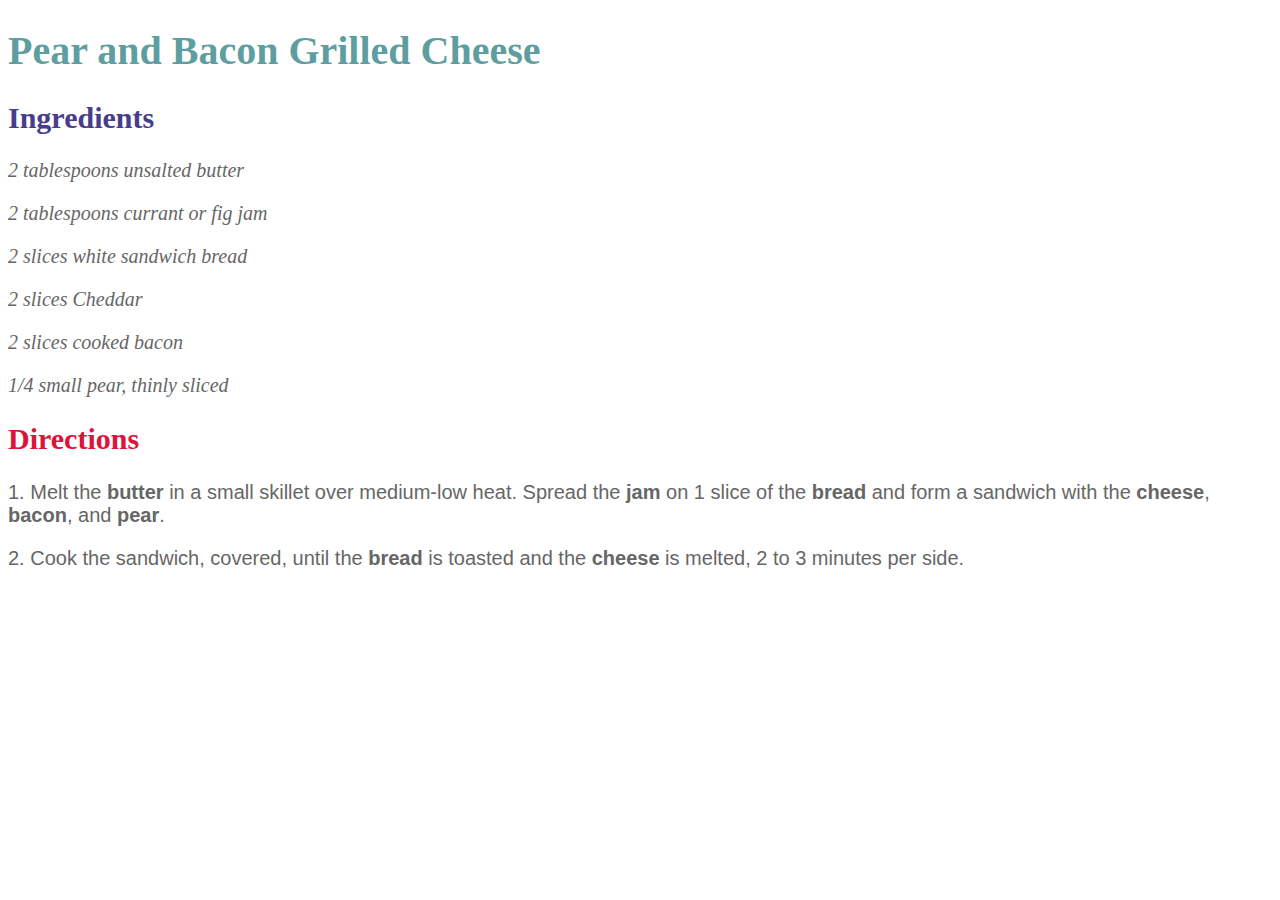
<file: grilled-cheese/index.html>
<!DOCTYPE html>
<html>

  <head>
    <title>
      Grilled Cheese Recipes
    </title>
    <style>
      body {
        font-size: 20px;
        color: #666666;
      }
      h1 {
        color: cadetblue;
      }
      h2 {
        color: crimson;
      }
      #ingredients {
        color: darkslateblue;
      }
      #directions {
        color: crimson;
      }
      .list {
        font-style: italic;
      }
      .sequence {
        font-family: sans-serif;
      }
    </style>
  </head>
  
  
  
  <body>
  
    <h1>Pear and Bacon Grilled Cheese</h1>    
    
    <h2 id="ingredients">Ingredients</h2>
    <p class="list">2 tablespoons unsalted butter</p>
    <p class="list">2 tablespoons currant or fig jam</p>
    <p class="list">2 slices white sandwich bread</p>
    <p class="list">2 slices Cheddar</p>
    <p class="list">2 slices cooked bacon</p>
    <p class="list">1/4 small pear, thinly sliced</p>
    
    <h2 id="directions">Directions</h2>
    <p class="sequence">1. Melt the <strong>butter</strong> in a small skillet over medium-low heat. Spread the <strong>jam</strong> on 1 slice of the <strong>bread</strong> and form a sandwich with the <strong>cheese</strong>, <strong>bacon</strong>, and <strong>pear</strong>.</p>
    <p class="sequence">2. Cook the sandwich, covered, until the <strong>bread</strong> is toasted and the <strong>cheese</strong> is melted, 2 to 3 minutes per side.</p>
  
  </body>

</html>
</file>
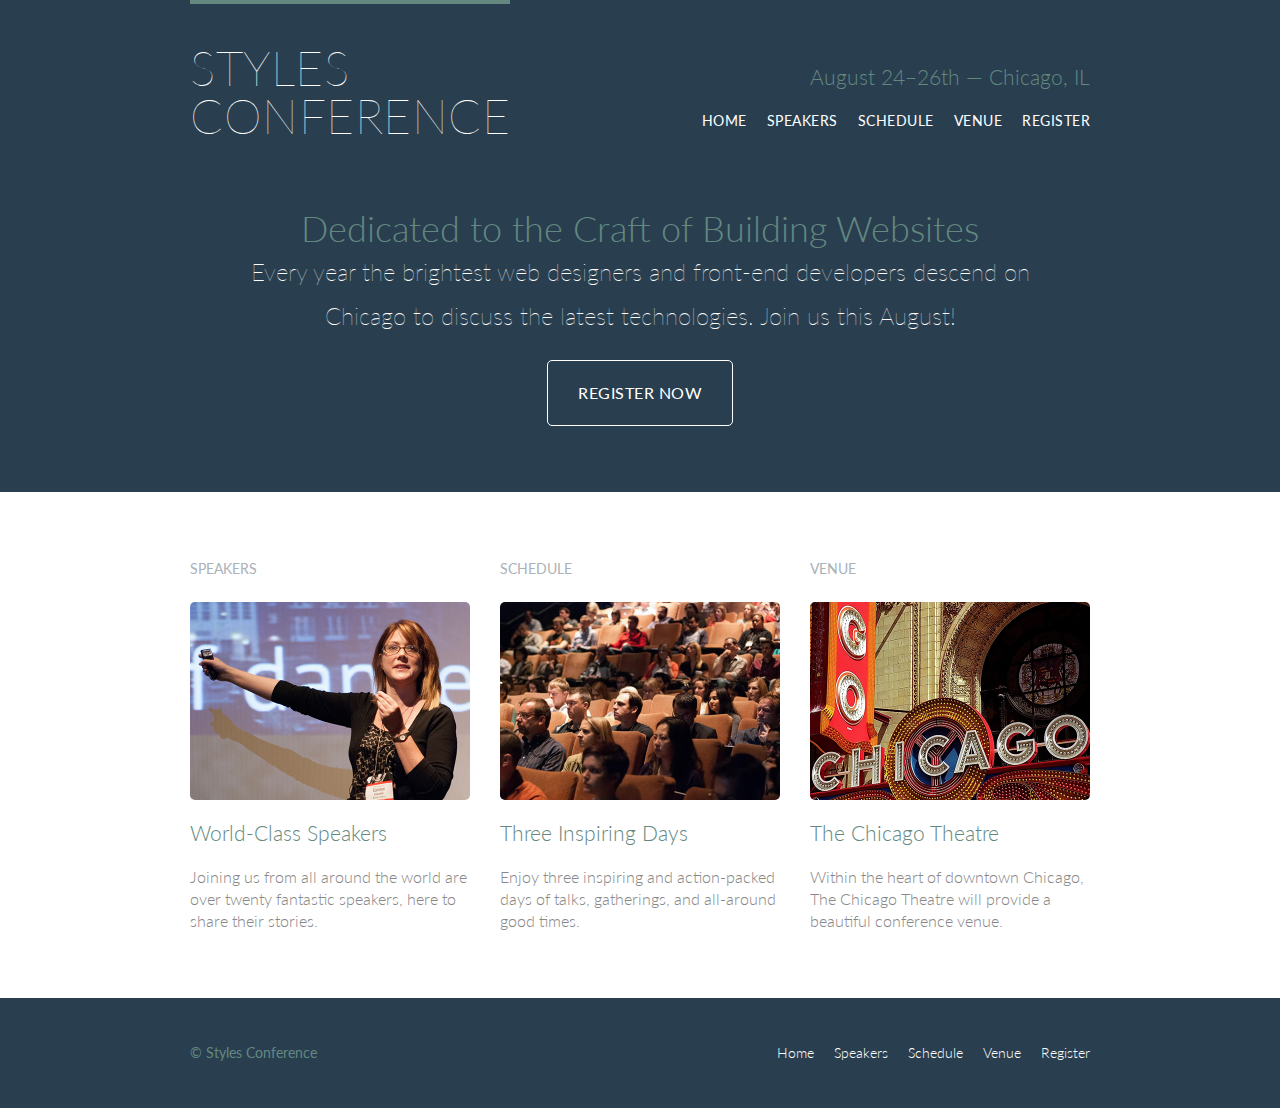
<file: styles-conference/index.html>
<!DOCTYPE html>
<html lang="en">

  <head>
    <meta charset="utf-8">
    <title>Styles Conference</title>
    <link rel="stylesheet" href="assets/stylesheets/main.css">
    <link href="https://fonts.googleapis.com/css?family=Lato:100,300,400" rel="stylesheet">
  </head>

  <body>

    <!-- Header -->

    <header class="primary-header container group">

      <h1 class="logo">
        <a href="index.html">Styles<br>Conference</a>
      </h1>

      <h3 class="tagline">August 24&ndash;26th &mdash; Chicago, IL</h3>

      <nav class="nav primary-nav">
        <ul>
          <li><a href="index.html">Home</a></li><!--
          --><li><a href="speakers.html">Speakers</a></li><!--
          --><li><a href="schedule.html">Schedule</a></li><!-- 
          --><li><a href="venue.html">Venue</a></li><!--
          --><li><a href="register.html">Register</a></li>           
        </ul>
      </nav>

    </header>

    <!-- Hero -->

    <section class="hero container">

      <h2>Dedicated to the Craft of Building Websites</h2>

      <p>Every year the brightest web designers and front-end developers descend on Chicago to discuss the latest technologies. Join us this August!</p>

      <a class="btn btn-alt" href="register.html">Register Now</a>

    </section>

    <!-- Teasers -->

    <section class="row">
      
      <div class="grid">
      
        <!-- Speakers -->

        <section class="teaser col-1-3">
          <h5>Speakers</h5>
          <a href="speakers.html">
            <img src="assets/images/home/speakers.jpg" alt="Professional Speaker">
            <h3>World-Class Speakers</h3>
          </a>
          <p>Joining us from all around the world are over twenty fantastic speakers, here to share their stories.</p>
        </section><!--

        Schedule

        --><section class="teaser col-1-3">
          <h5>Schedule</h5>  
          <a href="schedule.html">
            <img src="assets/images/home/schedule.jpg" alt="Inspiring Schedule">
            <h3>Three Inspiring Days</h3>
          </a>
          <p>Enjoy three inspiring and action-packed days of talks, gatherings, and all-around good times.</p>
        </section><!--

        Venue

        --><section class="teaser col-1-3">
          <h5>Venue</h5>  
          <a href="venue.html">
            <img src="assets/images/home/venue.jpg" alt="Historic Venue">
            <h3>The Chicago Theatre</h3>
          </a>
          <p>Within the heart of downtown Chicago, The Chicago Theatre will provide a beautiful conference venue.</p>
        </section>

      </div>
    
    </section>

    <!-- Footer -->

    <footer class="primary-footer container group">

      <small>&copy; Styles Conference</small>

      <nav class="nav">
        <ul>
          <li><a href="index.html">Home</a></li><!--
          --><li><a href="speakers.html">Speakers</a></li><!--
          --><li><a href="schedule.html">Schedule</a></li><!-- 
          --><li><a href="venue.html">Venue</a></li><!--
          --><li><a href="register.html">Register</a></li>           
        </ul>
      </nav>

    </footer>

  </body>
</html>
</file>
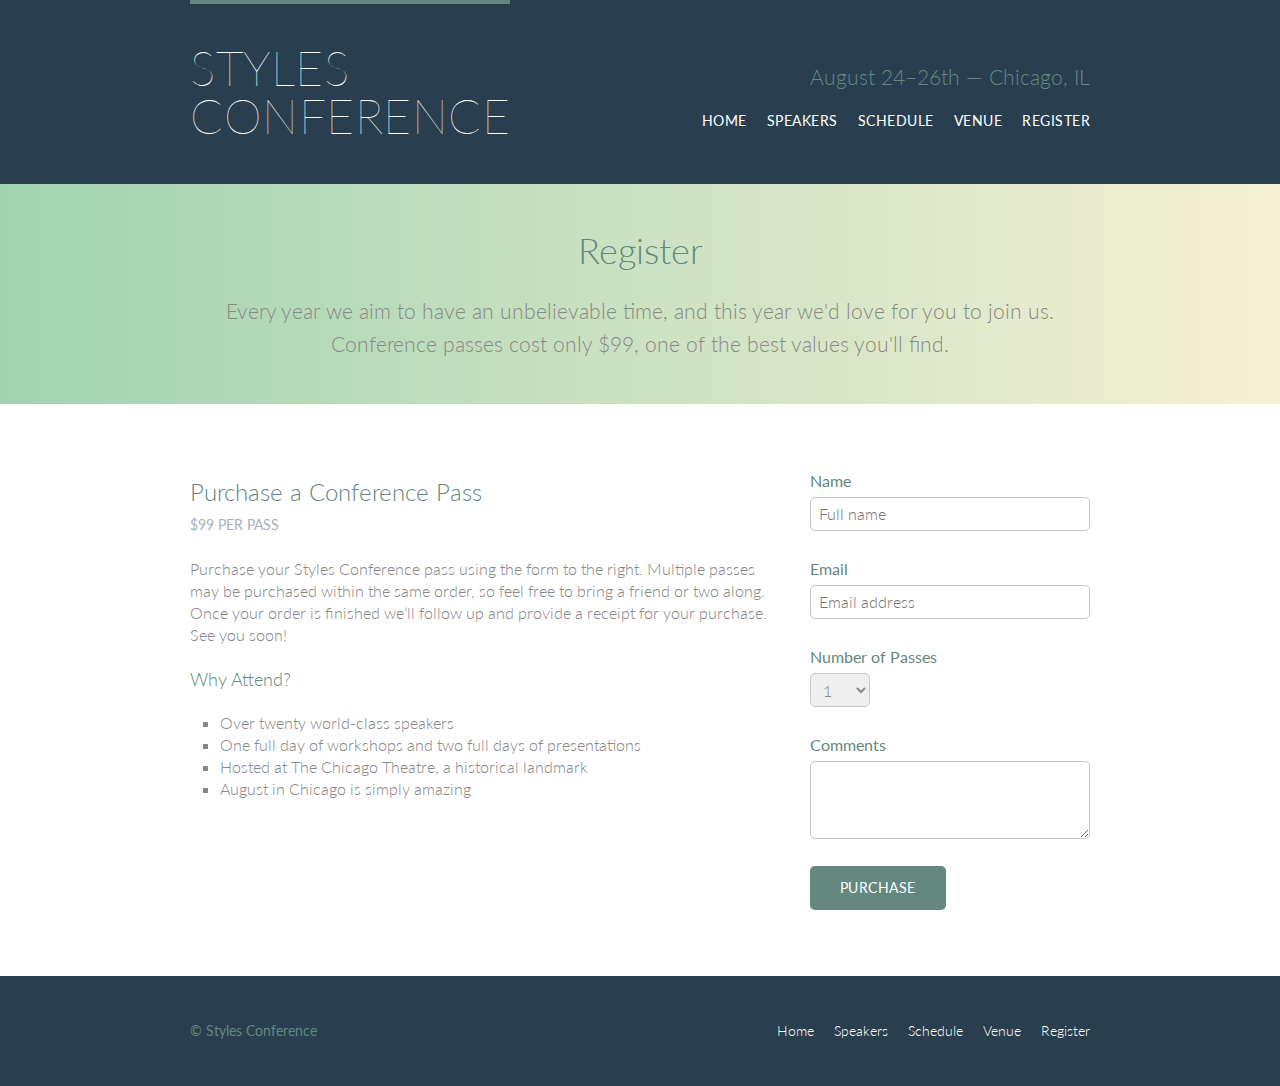
<file: styles-conference/register.html>
<!DOCTYPE html>
<html lang="en">

  <head>
    <meta charset="utf-8">
    <title>Register - Styles Conference</title>
    <link rel="stylesheet" href="assets/stylesheets/main.css">
    <link href="https://fonts.googleapis.com/css?family=Lato:100,300,400" rel="stylesheet">
  </head>

  <body>

    <!-- Header -->

    <header class="primary-header container group">

      <h1 class = "logo">
        <a href="index.html">Styles<br>Conference</a>
      </h1>

      <h3 class="tagline">August 24&ndash;26th &mdash; Chicago, IL</h3>

      <nav class="nav primary-nav">
        <ul>
          <li><a href="index.html">Home</a></li><!--
          --><li><a href="speakers.html">Speakers</a></li><!--
          --><li><a href="schedule.html">Schedule</a></li><!-- 
          --><li><a href="venue.html">Venue</a></li><!--
          --><li><a href="register.html">Register</a></li>           
        </ul>
      </nav>

    </header>

    <!-- Main content -->

    <section class="row-alt">
      <div class="lead container">

        <h1>Register</h1>
        
        <p>Every year we aim to have an unbelievable time, and this year we'd love for you to join us. Conference passes cost only $99, one of the best values you'll find.</p>

      </div>
    </section>
    
    <section class="row">
      
      <div class="grid">
        <section class="col-2-3">
          <h2>Purchase a Conference Pass</h2>
          <h5>$99 per Pass</h5>
          
          <p>Purchase your Styles Conference pass using the form to the right. Multiple passes may be purchased within the same order, so feel free to bring a friend or two along. Once your order is finished we&#8217;ll follow up and provide a receipt for your purchase. See you soon!</p>
          
          <h4>Why Attend?</h4>
          
          <ul class="why-attend">
            <li>Over twenty world-class speakers</li>
            <li>One full day of workshops and two full days of presentations</li>
            <li>Hosted at The Chicago Theatre, a historical landmark</li>
            <li>August in Chicago is simply amazing</li>
          </ul>
        </section><!--

        --><form class="col-1-3" action="#" method="post">
          
          <fieldset class="register-group">
            
            <label>
              Name
              <input type="text" name="name" placeholder="Full name" required>
            </label>
            
            <label>
              Email
              <input type="email" name="email" placeholder="Email address" required>
            </label>
            
            <label>
              Number of Passes
              <select name="quantity" required>
                <option value="1" selected>1</option>
                <option value="2">2</option>
                <option value="3">3</option>
                <option value="4">4</option>
                <option value="5">5</option>
              </select>
            </label>
            
            <label>
              Comments
              <textarea name="comments"></textarea>
            </label>
            
          </fieldset>
        
          <input class="btn btn-default" type="submit" name="submit" value="Purchase">
        
        </form>
        
      </div>
    
      
    </section>

    <!-- Footer -->

    <footer class="primary-footer container group">

      <small>&copy; Styles Conference</small>

      <nav class="nav">
        <ul>
          <li><a href="index.html">Home</a></li><!--
          --><li><a href="speakers.html">Speakers</a></li><!--
          --><li><a href="schedule.html">Schedule</a></li><!-- 
          --><li><a href="venue.html">Venue</a></li><!--
          --><li><a href="register.html">Register</a></li>           
        </ul>
      </nav>

    </footer>

  </body>
</html>
</file>
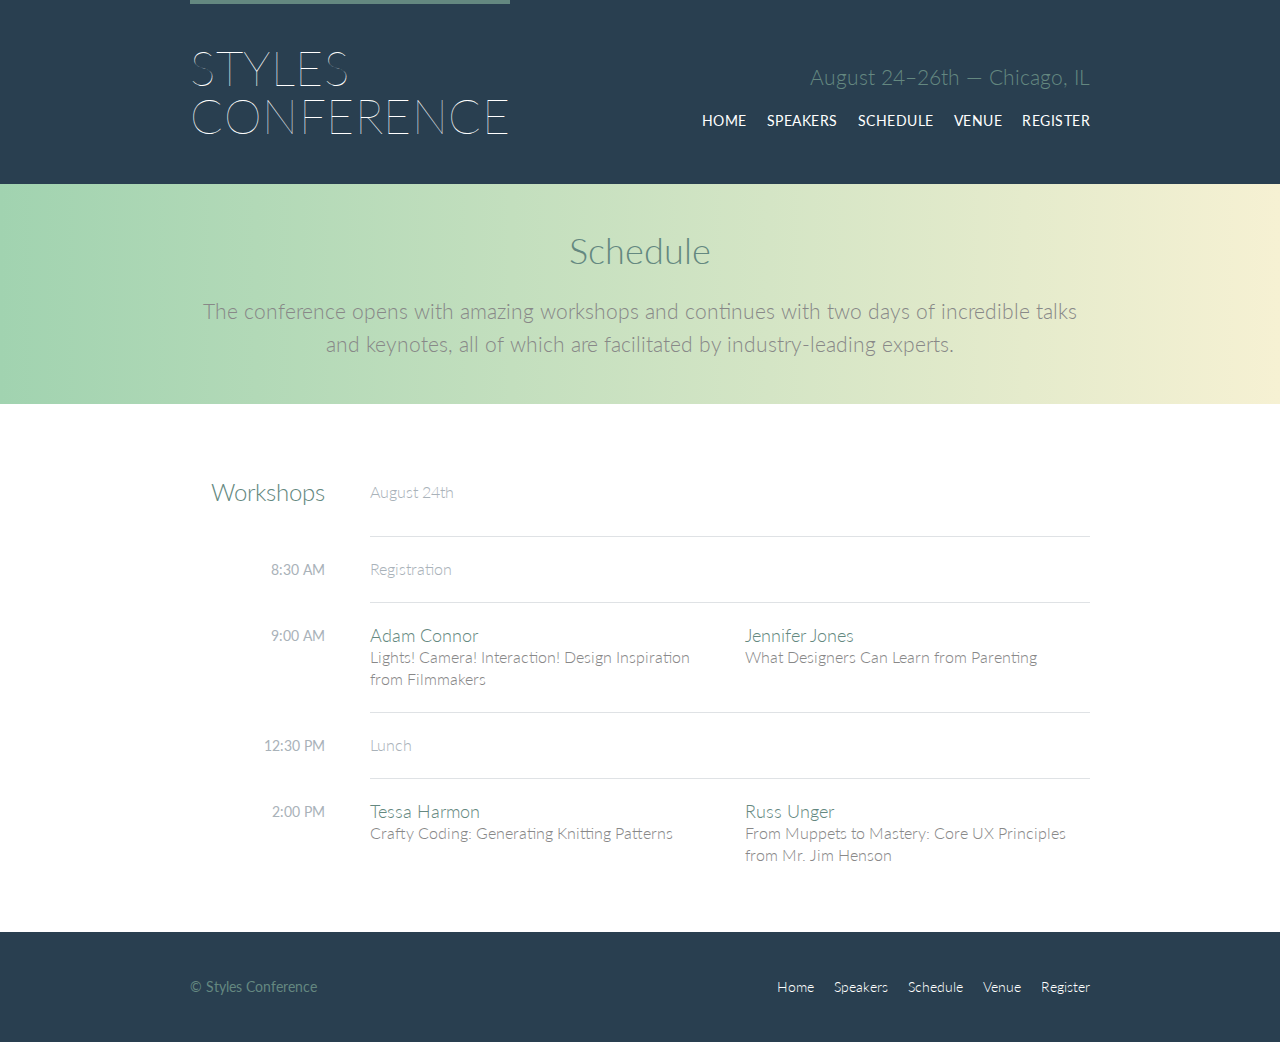
<file: styles-conference/schedule.html>
<!DOCTYPE html>
<html lang="en">

  <head>
    <meta charset="utf-8">
    <title>Schedule - Styles Conference</title>
    <link rel="stylesheet" href="assets/stylesheets/main.css">
    <link href="https://fonts.googleapis.com/css?family=Lato:100,300,400" rel="stylesheet">
  </head>

  <body>

    <!-- Header -->

    <header class="primary-header container group">

      <h1 class = "logo">
        <a href="index.html">Styles<br>Conference</a>
      </h1>

      <h3 class="tagline">August 24&ndash;26th &mdash; Chicago, IL</h3>

      <nav class="nav primary-nav">
        <ul>
          <li><a href="index.html">Home</a></li><!--
          --><li><a href="speakers.html">Speakers</a></li><!--
          --><li><a href="schedule.html">Schedule</a></li><!-- 
          --><li><a href="venue.html">Venue</a></li><!--
          --><li><a href="register.html">Register</a></li>           
        </ul>
      </nav>

    </header>

    <!-- Main content -->

    <section class="row-alt">
      <div class="lead container">

        <h1>Schedule</h1>
        
        <p>The conference opens with amazing workshops and continues with two days of incredible talks and keynotes, all of which are facilitated by industry-leading experts.</p>

      </div>
    </section>
    
    <section class="row">
    
      <div class="container">
      
        <table>
          <thead>
            <tr>
              <th scope="row">
                Workshops
              </th>
              <td class="schedule-offset" colspan="2">
                August 24th
              </td>
            </tr>
          </thead>
          <tbody>
            <tr>
              <th scope="row">
                <time datetime="08:30:00">
                  8:30 AM
                </time>
              </th>
              <td class="schedule-offset" colspan="2">
                Registration
              </td>
            </tr>
            <tr>
              <th scope="row">
                <time datetime="09:00:00">
                  9:00 AM
                </time>
              </th>
              <td>
                <a href="speakers.html#adam-connor">
                  <h4>Adam Connor</h4>
                  Lights! Camera! Interaction! Design Inspiration from Filmmakers       
                </a>
              </td>
              <td>
                <a href="speakers.html#jennifer-jones">
                  <h4>Jennifer Jones</h4>
                  What Designers Can Learn from Parenting
                </a>
              </td>
            </tr>
            <tr>
              <th scope="row">
                <time datetime="12:30:00">
                  12:30 PM
                </time>
              </th>
              <td class="schedule-offset" colspan="2">
                Lunch
              </td>
            </tr>
            <tr>
              <th scope="row">
                <time datetime="14:00:00">
                  2:00 PM
                </time>
              </th>
              <td>
                <a href="speakers.html#tessa-harmon">
                  <h4>Tessa Harmon</h4>
                  Crafty Coding: Generating Knitting Patterns       
                </a>
              </td>
              <td>
                <a href="speakers.html#russ-unger">
                  <h4>Russ Unger</h4>
                  From Muppets to Mastery: Core UX Principles from Mr. Jim Henson
                </a>
              </td>
            </tr>
          </tbody>
        </table>
      
      </div>
    
    
    </section>

    <!-- Footer -->

    <footer class="primary-footer container group">

      <small>&copy; Styles Conference</small>

      <nav class="nav">
        <ul>
          <li><a href="index.html">Home</a></li><!--
          --><li><a href="speakers.html">Speakers</a></li><!--
          --><li><a href="schedule.html">Schedule</a></li><!-- 
          --><li><a href="venue.html">Venue</a></li><!--
          --><li><a href="register.html">Register</a></li>           
        </ul>
      </nav>

    </footer>

  </body>
</html>
</file>
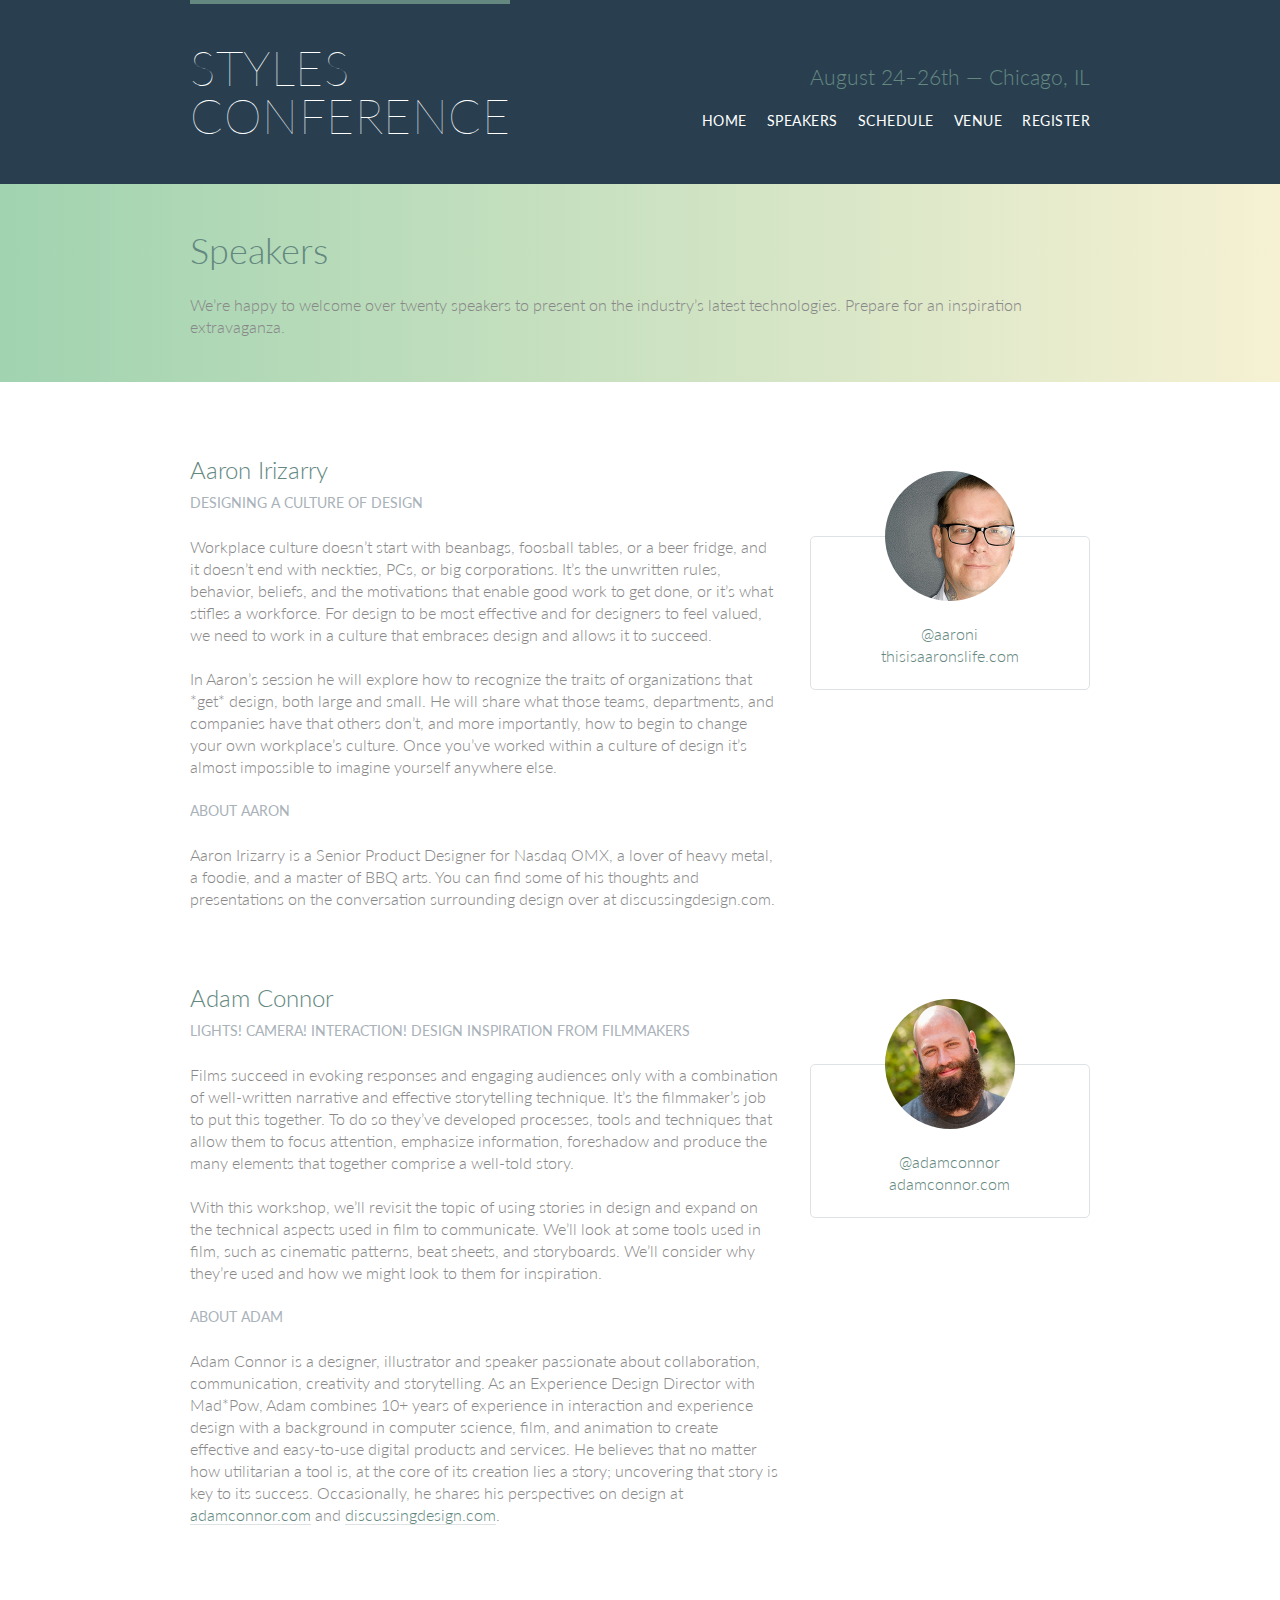
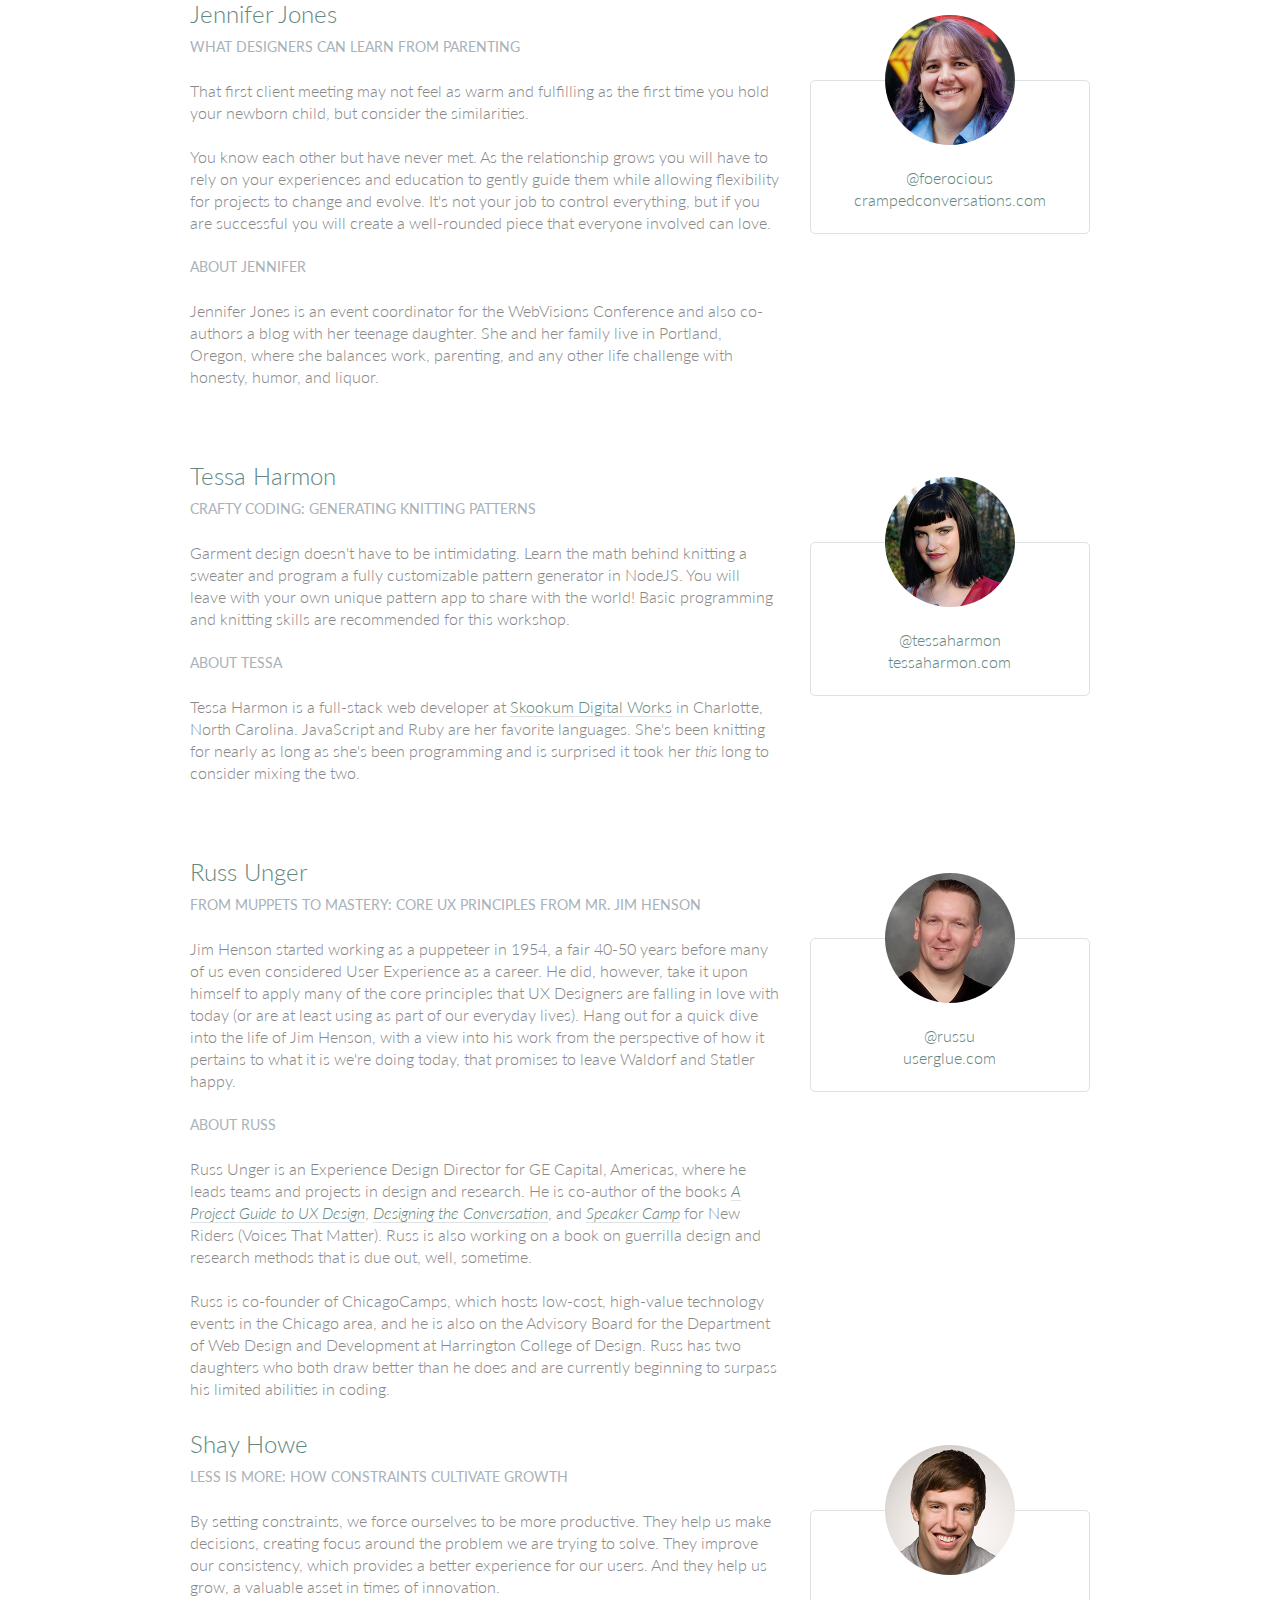
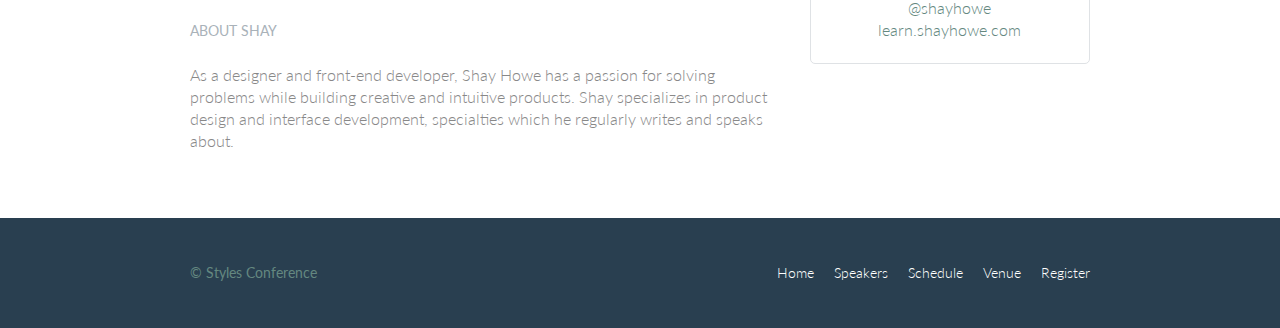
<file: styles-conference/speakers.html>
<!DOCTYPE html>
<html lang="en">

  <head>
    <meta charset="utf-8">
    <title>Speakers - Styles Conference</title>
    <link rel="stylesheet" href="assets/stylesheets/main.css">
    <link href="https://fonts.googleapis.com/css?family=Lato:100,300,400" rel="stylesheet">
  </head>

  <body>

    <!-- Header -->

    <header class="primary-header container group">

      <h1 class = "logo">
        <a href="index.html">Styles<br>Conference</a>
      </h1>

      <h3 class="tagline">August 24&ndash;26th &mdash; Chicago, IL</h3>

      <nav class="nav primary-nav">
        <ul>
          <li><a href="index.html">Home</a></li><!--
          --><li><a href="speakers.html">Speakers</a></li><!--
          --><li><a href="schedule.html">Schedule</a></li><!-- 
          --><li><a href="venue.html">Venue</a></li><!--
          --><li><a href="register.html">Register</a></li>           
        </ul>
      </nav>

    </header>

    <!-- Main content -->

    <section class="row-alt">
      <div class="container">

        <h1>Speakers</h1>
        
        <p>We&#8217;re happy to welcome over twenty speakers to present on the industry&#8217;s latest technologies. Prepare for an inspiration extravaganza.</p>

      </div>
    </section>
    
    <section class="row">
      <div class="grid">
        
        <section class="speaker" id="aaron-irizarry">
          <div class="col-2-3">
            <h2>Aaron Irizarry</h2>
            <h5>Designing a Culture of Design</h5>
            
            <p>Workplace culture doesn’t start with beanbags, foosball tables, or a beer fridge, and it doesn’t end with neckties, PCs, or big corporations. It’s the unwritten rules, behavior, beliefs, and the motivations that enable good work to get done, or it’s what stifles a workforce. For design to be most effective and for designers to feel valued, we need to work in a culture that embraces design and allows it to succeed.</p>

            <p>In Aaron’s session he will explore how to recognize the traits of organizations that *get* design, both large and small. He will share what those teams, departments, and companies have that others don’t, and more importantly, how to begin to change your own workplace’s culture. Once you’ve worked within a culture of design it’s almost impossible to imagine yourself anywhere else.</p>
            
            <h5>About Aaron</h5>
            
            <p>Aaron Irizarry is a Senior Product Designer for Nasdaq OMX, a lover of heavy metal, a foodie, and a master of BBQ arts. You can find some of his thoughts and presentations on the conversation surrounding design over at discussingdesign.com.</p>
            
          </div><!--

          --><aside class="col-1-3">
              
            <div class="speaker-info">
              <img src="assets/images/speakers/aaron-irizarry.jpg" alt="Aaron Irizarry">
              <ul>
                <li><a href="https://twitter.com/aaroni>">@aaroni</a></li>
                <li><a href="http://thisisaaronslife.com">thisisaaronslife.com</a></li>     
              </ul> 
            </div>
          
          </aside>
        </section>
        
        <section class="speaker" id="adam-connor">
          <div class="col-2-3">
            <h2>Adam Connor</h2>
            <h5>Lights! Camera! Interaction! Design Inspiration from Filmmakers</h5>
            
            <p>Films succeed in evoking responses and engaging audiences only with a combination of well-written narrative and effective storytelling technique. It’s the filmmaker’s job to put this together. To do so they’ve developed processes, tools and techniques that allow them to focus attention, emphasize information, foreshadow and produce the many elements that together comprise a well-told story.</p>

            <p>With this workshop, we’ll revisit the topic of using stories in design and expand on the technical aspects used in film to communicate. We’ll look at some tools used in film, such as cinematic patterns, beat sheets, and storyboards. We’ll consider why they’re used and how we might look to them for inspiration.</p>
            
            <h5>About Adam</h5>
            
            <p>Adam Connor is a designer, illustrator and speaker passionate about collaboration, communication, creativity and storytelling. As an Experience Design Director with Mad*Pow, Adam combines 10+ years of experience in interaction and experience design with a background in computer science, film, and animation to create effective and easy-to-use digital products and services. He believes that no matter how utilitarian a tool is, at the core of its creation lies a story; uncovering that story is key to its success. Occasionally, he shares his perspectives on design at <a href="http://adamconnor.com">adamconnor.com</a> and <a href="http://discussingdesign.com">discussingdesign.com</a>.</p>
            
          </div><!--

          --><aside class="col-1-3">
              
            <div class="speaker-info">
              <img src="assets/images/speakers/adam-connor.jpg" alt="Adam Connor">
              <ul>
                <li><a href="https://twitter.com/adamconnor>">@adamconnor</a></li>
                <li><a href="http://adamconnor.com">adamconnor.com</a></li>     
              </ul> 
            </div>
          
          </aside>
        </section>
        
        <section class="speaker" id="jennifer-jones">
          <div class="col-2-3">
            <h2>Jennifer Jones</h2>
            <h5>What Designers Can Learn from Parenting</h5>
            
            <p>That first client meeting may not feel as warm and fulfilling as the first time you hold your newborn child, but consider the similarities.</p>

            <p>You know each other but have never met. As the relationship grows you will have to rely on your experiences and education to gently guide them while allowing flexibility for projects to change and evolve. It's not your job to control everything, but if you are successful you will create a well-rounded piece that everyone involved can love.</p>
            
            <h5>About Jennifer</h5>
            
            <p>Jennifer Jones is an event coordinator for the WebVisions Conference and also co-authors a blog with her teenage daughter. She and her family live in Portland, Oregon, where she balances work, parenting, and any other life challenge with honesty, humor, and liquor.</p>
            
          </div><!--

          --><aside class="col-1-3">
              
            <div class="speaker-info">
              <img src="assets/images/speakers/jennifer-jones.jpg" alt="Jennifer Jones">
              <ul>
                <li><a href="https://twitter.com/foerocious>">@foerocious</a></li>
                <li><a href="http://crampedconversations.com">crampedconversations.com</a></li>     
              </ul> 
            </div>
          
          </aside>
        </section>
        
        <section class="speaker" id="tessa-harmon">
          <div class="col-2-3">
            <h2>Tessa Harmon</h2>
            <h5>Crafty Coding: Generating Knitting Patterns</h5>
            
            <p>Garment design doesn't have to be intimidating. Learn the math behind knitting a sweater and program a fully customizable pattern generator in NodeJS. You will leave with your own unique pattern app to share with the world! Basic programming and knitting skills are recommended for this workshop.</p>
            
            <h5>About Tessa</h5>
            
            <p>Tessa Harmon is a full-stack web developer at <a href="http://www.skookum.com">Skookum Digital Works</a> in Charlotte, North Carolina. JavaScript and Ruby are her favorite languages. She's been knitting for nearly as long as she's been programming and is surprised it took her <em>this</em> long to consider mixing the two.</p>
            
          </div><!--

          --><aside class="col-1-3">
            
            <div class="speaker-info">
              <img src="assets/images/speakers/tessa-harmon.jpg" alt="Tessa Harmon">
              <ul>
                <li><a href="https://twitter.com/tessaharmon>">@tessaharmon</a></li>
                <li><a href="http://tessaharmon.com">tessaharmon.com</a></li>     
              </ul> 
            </div>
          
          </aside>
        </section>
        
        <section id="russ-unger">
          <div class="col-2-3">
            <h2>Russ Unger</h2>
            <h5>From Muppets to Mastery: Core UX Principles from Mr. Jim Henson</h5>
            
            <p>Jim Henson started working as a puppeteer in 1954, a fair 40-50 years before many of us even considered User Experience as a career. He did, however, take it upon himself to apply many of the core principles that UX Designers are falling in love with today (or are at least using as part of our everyday lives). Hang out for a quick dive into the life of Jim Henson, with a view into his work from the perspective of how it pertains to what it is we're doing today, that promises to leave Waldorf and Statler happy.</p>
            
            <h5>About Russ</h5>
            
            <p>Russ Unger is an Experience Design Director for GE Capital, Americas, where he leads teams and projects in design and research. He is co-author of the books <em><a href="http://projectuxd.com">A Project Guide to UX Design</a></em>, <em><a href="http://www.designingtheconversation.com">Designing the Conversation</a></em>, and <em><a href="http://speakercampbook.com">Speaker Camp</a></em> for New Riders (Voices That Matter). Russ is also working on a book on guerrilla design and research methods that is due out, well, sometime.</p>
            
            <p>Russ is co-founder of ChicagoCamps, which hosts low-cost, high-value technology events in the Chicago area, and he is also on the Advisory Board for the Department of Web Design and Development at Harrington College of Design. Russ has two daughters who both draw better than he does and are currently beginning to surpass his limited abilities in coding.</p>
            
          </div><!--

          --><aside class="col-1-3">
            
            <div class="speaker-info">
              <img src="assets/images/speakers/russ-unger.jpg" alt="Russ Unger">
              <ul>
                <li><a href="https://twitter.com/russu>">@russu</a></li>
                <li><a href="http://userglue.com">userglue.com</a></li>     
              </ul> 
            </div>
          
          </aside>
        </section>
        
        <section id="shay-howe">
          <div class="col-2-3">
            <h2>Shay Howe</h2>
            <h5>Less Is More: How Constraints Cultivate Growth</h5>
            
            <p>By setting constraints, we force ourselves to be more productive. They help us make decisions, creating focus around the problem we are trying to solve. They improve our consistency, which provides a better experience for our users. And they help us grow, a valuable asset in times of innovation.</p>
            
            <h5>About Shay</h5>
            
            <p>As a designer and front-end developer, Shay Howe has a passion for solving problems while building creative and intuitive products. Shay specializes in product design and interface development, specialties which he regularly writes and speaks about.</p>
            
          </div><!--

          --><aside class="col-1-3">
            
            <div class="speaker-info">
              <img src="assets/images/speakers/shay-howe.jpg" alt="Shay Howe">
              <ul>
                <li><a href="https://twitter.com/shayhowe>">@shayhowe</a></li>
                <li><a href="http://learn.shayhowe.com">learn.shayhowe.com</a></li>     
              </ul> 
            </div>
          
          </aside>
        </section>
      </div>
    </section>

    <!-- Footer -->

    <footer class="primary-footer container group">

      <small>&copy; Styles Conference</small>

      <nav class="nav">
        <ul>
          <li><a href="index.html">Home</a></li><!--
          --><li><a href="speakers.html">Speakers</a></li><!--
          --><li><a href="schedule.html">Schedule</a></li><!-- 
          --><li><a href="venue.html">Venue</a></li><!--
          --><li><a href="register.html">Register</a></li>           
        </ul>
      </nav>

    </footer>

  </body>
</html>
</file>
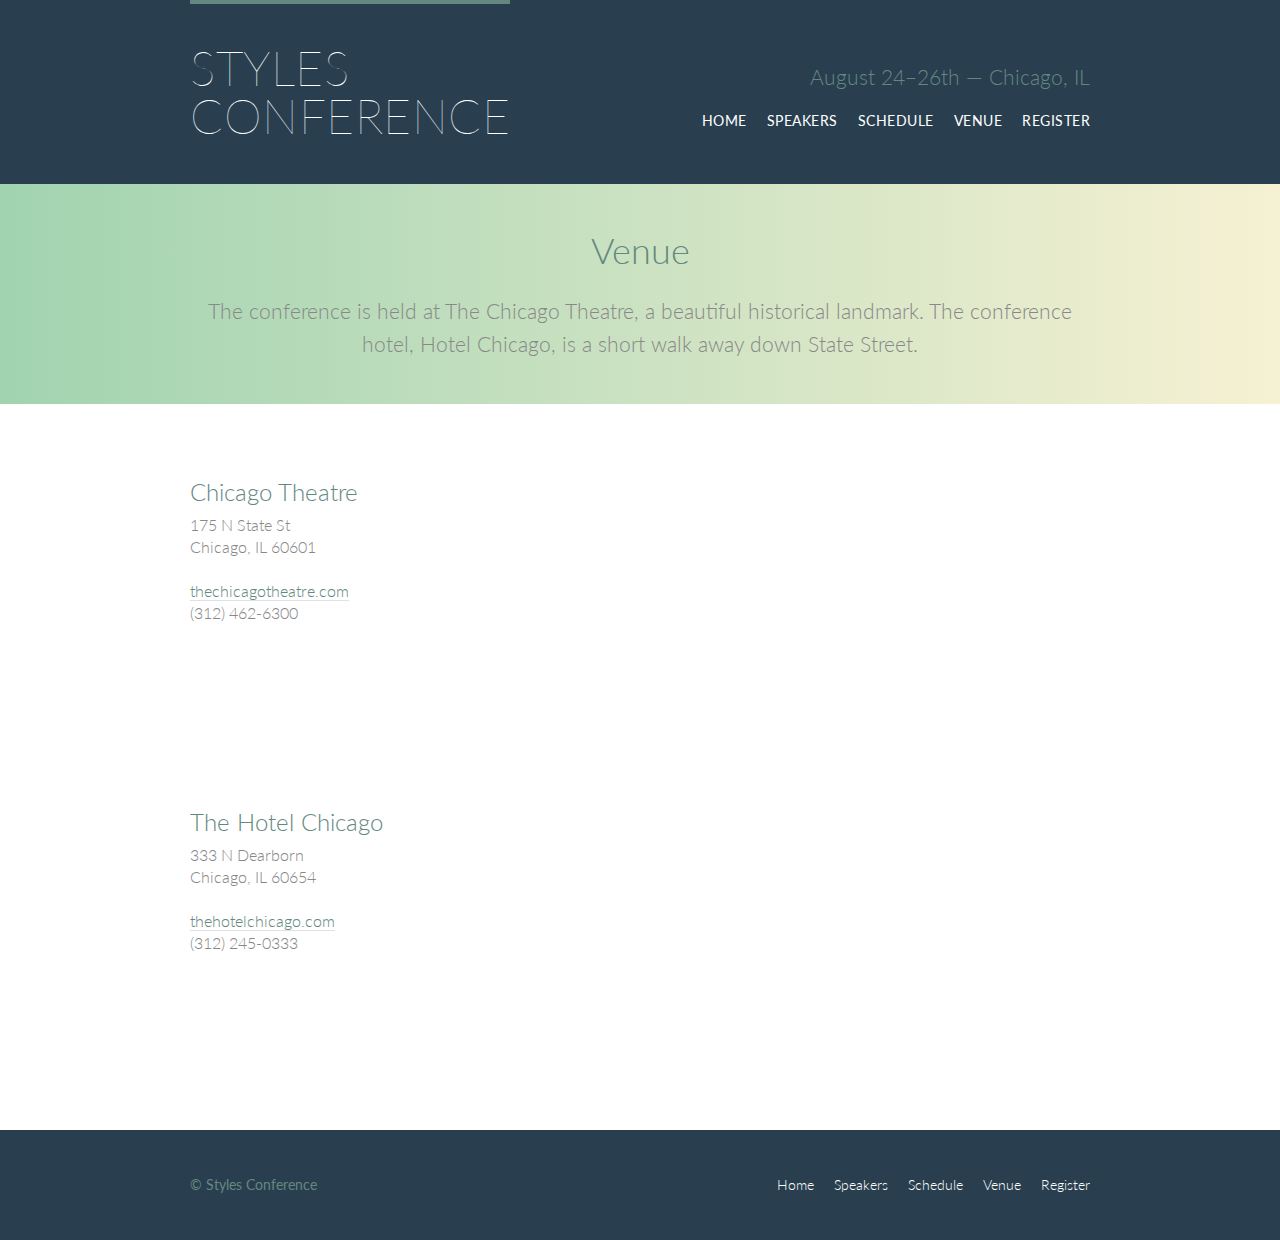
<file: styles-conference/venue.html>
<!DOCTYPE html>
<html lang="en">

  <head>
    <meta charset="utf-8">
    <title>Venue - Styles Conference</title>
    <link rel="stylesheet" href="assets/stylesheets/main.css">
    <link href="https://fonts.googleapis.com/css?family=Lato:100,300,400" rel="stylesheet">
  </head>

  <body>

    <!-- Header -->

    <header class="primary-header container group">

      <h1 class = "logo">
        <a href="index.html">Styles<br>Conference</a>
      </h1>

      <h3 class="tagline">August 24&ndash;26th &mdash; Chicago, IL</h3>

      <nav class="nav primary-nav">
        <ul>
          <li><a href="index.html">Home</a></li><!--
          --><li><a href="speakers.html">Speakers</a></li><!--
          --><li><a href="schedule.html">Schedule</a></li><!-- 
          --><li><a href="venue.html">Venue</a></li><!--
          --><li><a href="register.html">Register</a></li>           
        </ul>
      </nav>

    </header>

    <!-- Main content -->

    <section class="row-alt">
      <div class="lead container">

        <h1>Venue</h1>
        
        <p>The conference is held at The Chicago Theatre, a beautiful historical landmark. The conference hotel, Hotel Chicago, is a short walk away down State Street.</p>

      </div>
    </section>
    
    <section class="row">
    
      <div class="grid">
      
        <section class="venue-theatre">
          <div class="col-1-3">
            <h2>Chicago Theatre</h2>
            
            <p>175 N State St<br>Chicago, IL 60601</p>
            <p><a href="http://www.thechicagotheatre.com">thechicagotheatre.com</a><br>(312) 462-6300</p>
          </div><!--
          
          --><iframe class="venue-map col-2-3" src="https://www.google.com/maps/embed?pb=!1m18!1m12!1m3!1d2970.342989648104!2d-87.62976048472557!3d41.88548017922152!2m3!1f0!2f0!3f0!3m2!1i1024!2i768!4f13.1!3m3!1m2!1s0x880e2ca55810a493%3A0x4700ddf60fcbfad6!2sThe+Chicago+Theatre!5e0!3m2!1sen!2sus!4v1476801956554" width="600" height="450" frameborder="0" style="border:0" allowfullscreen></iframe>
          
        </section>
      
        <section class="venue-hotel">
          <div class="col-1-3">
            <h2>The Hotel Chicago</h2>
            
            <p>333 N Dearborn<br>Chicago, IL 60654</p>
            <p><a href="http://thehotelchicago.com">thehotelchicago.com</a><br>(312) 245-0333</p>
          </div><!--

          --><iframe class="venue-map col-2-3" src="https://www.google.com/maps/embed?pb=!1m18!1m12!1m3!1d11881.993302064748!2d-87.63559766492835!3d41.882138917547834!2m3!1f0!2f0!3f0!3m2!1i1024!2i768!4f13.1!3m3!1m2!1s0x880e2cb1da049173%3A0xa5c91d255a775f0b!2sHotel+Chicago+Downtown%2C+Autograph+Collection!5e0!3m2!1sen!2sus!4v1476802047180" width="600" height="450" frameborder="0" style="border:0" allowfullscreen></iframe>
          
        </section>
        
      </div>
    
    </section>

    <!-- Footer -->

    <footer class="primary-footer container group">

      <small>&copy; Styles Conference</small>

      <nav class="nav">
        <ul>
          <li><a href="index.html">Home</a></li><!--
          --><li><a href="speakers.html">Speakers</a></li><!--
          --><li><a href="schedule.html">Schedule</a></li><!-- 
          --><li><a href="venue.html">Venue</a></li><!--
          --><li><a href="register.html">Register</a></li>           
        </ul>
      </nav>

    </footer>

  </body>
</html>
</file>
<file: styles-conference/assets/stylesheets/main.css>
/* http://meyerweb.com/eric/tools/css/reset/
   v2.0 | 20110126
   License: none (public domain)
*/

html, body, div, span, applet, object, iframe,
h1, h2, h3, h4, h5, h6, p, blockquote, pre,
a, abbr, acronym, address, big, cite, code,
del, dfn, em, img, ins, kbd, q, s, samp,
small, strike, strong, sub, sup, tt, var,
b, u, i, center,
dl, dt, dd, ol, ul, li,
fieldset, form, label, legend,
table, caption, tbody, tfoot, thead, tr, th, td,
article, aside, canvas, details, embed,
figure, figcaption, footer, header, hgroup,
menu, nav, output, ruby, section, summary,
time, mark, audio, video {
  margin: 0;
  padding: 0;
  border: 0;
  font-size: 100%;
  font: inherit;
  vertical-align: baseline;
}
/* HTML5 display-role reset for older browsers */
article, aside, details, figcaption, figure,
footer, header, hgroup, menu, nav, section {
  display: block;
}
body {
  line-height: 1;
}
ol, ul {
  list-style: none;
}
blockquote, q {
  quotes: none;
}
blockquote:before, blockquote:after,
q:before, q:after {
  content: '';
  content: none;
}
table {
  border-collapse: collapse;
  border-spacing: 0;
}

/*
  ========================================
  Custom styles
  ========================================
*/

body {
  background: #293f50;
  color: #888;
  font: 300 16px/22px "Lato", "Open Sans", "Helvetica Neue", Helvetica, Arial, sans-serif
}

/*
  ========================================
  Grid
  ========================================
*/

*,
*:before,
*:after {
  -webkit-box-sizing: border-box;
     -moz-box-sizing: border-box;
          box-sizing: border-box;
}
.container,
.grid {
  margin: 0 auto;
  width: 960px;
}
.container {
  padding-left: 30px;
  padding-right: 30px;
}
.grid,
.col-1-3,
.col-2-3 {
  padding-left: 15px;
  padding-right: 15px;
}
.col-1-3,
.col-2-3 {
  display: inline-block;
  vertical-align: top;
}
.col-1-3 {
  width: 33.33%;
}
.col-2-3 {
  width: 66.66%;
}
.teaser a:hover h3 {
  color: #a9b2b9;
}

/*
  ========================================
  Clearfix
  ========================================
*/

.group:before,
.group:after {
  content: "";
  display: table;
}
.group:after {
  clear: both;
}
.group {
  clear: both;
  *zoom: 1;
}

/*
  ========================================
  Rows
  ========================================
*/

.row,
.row-alt {
  min-width: 960px;
}
.row {
  background: #fff;
  padding: 66px 0 44px 0;
}
.row-alt {
  background: #cbe2c1;
  background: -webkit-linear-gradient(to right, #a1d3b0, #f6f1d3);
  background:    -moz-linear-gradient(to right, #a1d3b0, #f6f1d3);
  background:         linear-gradient(to right, #a1d3b0, #f6f1d3);
  padding: 44px 0 22px 0;
}

/*
  ========================================
  Primary header
  ========================================
*/

.logo {
  float: left;
  border-top: 4px solid #648880;
  padding: 40px 0 22px 0;
  font-size: 48px;
  font-weight: 100;
  letter-spacing: .5px;
  line-height: 48px;
  text-transform: uppercase;
}
.tagline {
  margin: 66px 0 22px 0;
  text-align: right;
}
.primary-nav {
  font-size: 14px;
  font-weight: 400;
  letter-spacing: .5px;
  text-transform: uppercase;
}

/*
  ========================================
  Typography
  ========================================
*/

h1, h3, h4, h5, p {
  margin-bottom: 22px;
}
h1, h2, h3, h4 {
  color: #648880;
}
h1 {
  font-size: 36px;
  line-height: 44px;
}
h2 {
  font-size: 24px;
  line-height: 44px;
}
h3 {
  font-size: 21px;
}
h4 {
  font-size: 18px;
}
h5 {
  color: #a9b2b9;
  font-size: 14px;
  font-weight: 400;
  text-transform: uppercase;
}
strong {
  font-weight: 400;
}
cite, em {
  font-style: italic;
}

/*
  ========================================
  Leads
  ========================================
*/

.lead {
  text-align: center;
}
.lead p {
  font-size: 21px;
  line-height: 33px;
}

/*
  ========================================
  Links
  ========================================
*/

a {
  color: #648880;
  text-decoration: none;
}
a:hover {
  color: #a9b2b9;
}
p a {
  border-bottom: 1px solid #dfe2e5;
}
.primary-header a,
.primary-footer a {
  color: #fff;
}
.primary-header a:hover,
.primary-footer a:hover {
  color: #648880;
}

/*
  ========================================
  Buttons
  ========================================
*/

.btn {
  border-radius: 5px;
  color: #fff;
  cursor: pointer;
  display: inline-block;
  font-weight: 400;
  letter-spacing: .5px;
  margin: 0;
  text-transform: uppercase;
}
.btn-alt {
  border: 1px solid #fff;
  padding: 10px 30px;
}
.bth-alt:hover {
  background: #fff;
  color: #648880;
}
.btn-default {
  border: 0;
  background: #648880;
  padding: 11px 30px;
  font-size: 14px;
}
.btn-default:hover {
  background: #77a198;
}

/*
  ========================================
  Home
  ========================================
*/

.hero {
  color: #fff;
  line-height: 44px;
  padding: 22px 80px 66px 80px;
  text-align: center;
}
.hero h2 {
  font-size: 36px;
}
.hero p {
  font-size: 24px;
  font-weight: 100;
}
.teaser img{
  border-radius: 5px;
  display: block;
  margin-bottom: 22px;
  max-width: 100%;
}

/*
  ========================================
  Primary footer
  ========================================
*/

.primary-footer {
  color: #648880;
  font-size: 14px;
  padding-bottom: 44px;
  padding-top: 44px;
}
.primary-footer small {
  float: left;
  font-weight: 400;
}

/*
  ========================================
  Navigation
  ========================================
*/

.nav {
  text-align: right;
}
.nav li {
  display: inline-block;
  margin: 0 10px;
  vertical-align: top;
}
.nav li:last-child {
  margin-right: 0;
}

/*
  ========================================
  Speakers
  ========================================
*/

.speaker-info {
  border: 1px solid #dfe2e5;
  border-radius: 5px;
  margin-top: 88px;
  padding-bottom: 22px;
  text-align: center;
}
.speaker {
  margin-bottom: 44px;
}
.speaker-info img {
  border-radius: 50%;
  height: 130px;
  margin: -66px 0 22px 0;
  vertical-align: top;
}

/*
  ========================================
  Schedule
  ========================================
*/

table {
  width: 100%;
  margin-bottom: 44px;
}
table:last-child {
  margin-bottom: 0px;
}
table a {
  color: #888;
}
table h4{
  margin-bottom: 0;
}
th,
td {
  padding-bottom: 22px;
  vertical-align: top;
}
th {
  padding-right: 45px;
  text-align: right;
  width: 20%;
}
td {
  width: 40%;
}
thead {
  line-height: 44px;
}
thead th {
  color: #648880;
  font-size: 24px;
}
tbody th {
  color: #a9b2b9;
  font-size: 14px;
  font-weight: 400;
  padding-top: 22px;
  text-transform: uppercase;
}
tbody td {
  border-top: 1px solid #dfe2e5;
  padding-top: 21px;
}
tbody td:first-of-type {
  padding-right: 15px;
}
tbody td:last-of-type {
  padding-left: 15px;
}
tbody td:only-of-type {
  padding-left: 0;
  padding-right: 0;
}
.schedule-offset {
  color: #a9b2b9;
}

/*
  ========================================
  Venue
  ========================================
*/

.venue-theatre {
  margin-bottom: 66px;
}
.venue-hotel {
  margin-bottom: 22px;
}
.venue-map {
  height: 264px;
}
/*
  ========================================
  Register
  ========================================
*/

.why-attend {
  list-style: square;
  margin: 0 0 22px 30px;
}
form {
  margin-bottom: 22px;
}
input,
select,
textarea {
  font: 300 16px/22px "Lato", "Open Sans", "Helvetica Neue", Helvetica, Arial, sans-serif;
}
.register-group label {
  color: #648880;
  cursor: pointer;
  font-weight: 400;
}
.register-group input,
.register-group select,
.register-group textarea {
  border: 1px solid #c6c9cc;
  border-radius: 5px;
  color: #888;
  display: block;
  margin: 5px 0 27px 0;
  padding: 5px 8px;
}
.register-group input,
.register-group textarea {
  width: 100%;
}
.register-group select {
  height: 34px;
  width: 60px;
}
.register-group textarea {
  height: 78px;
}
</file>
